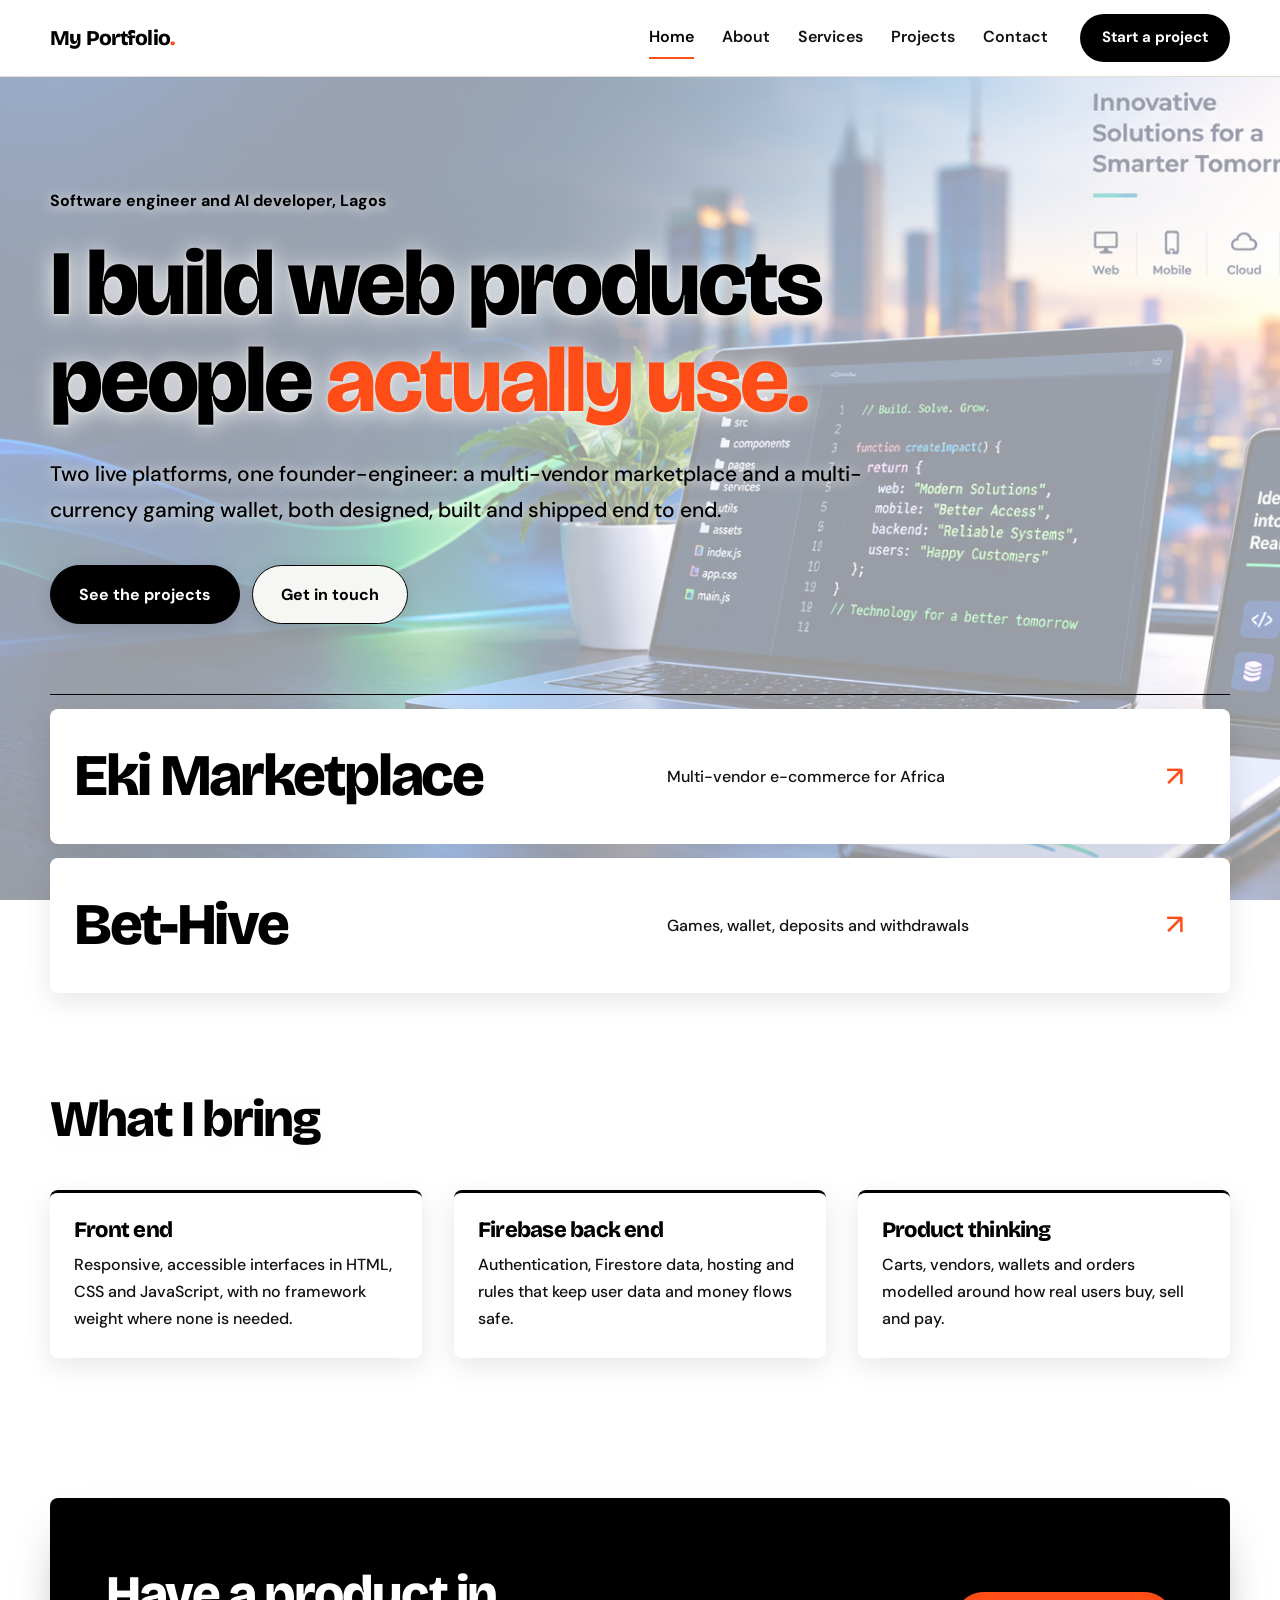
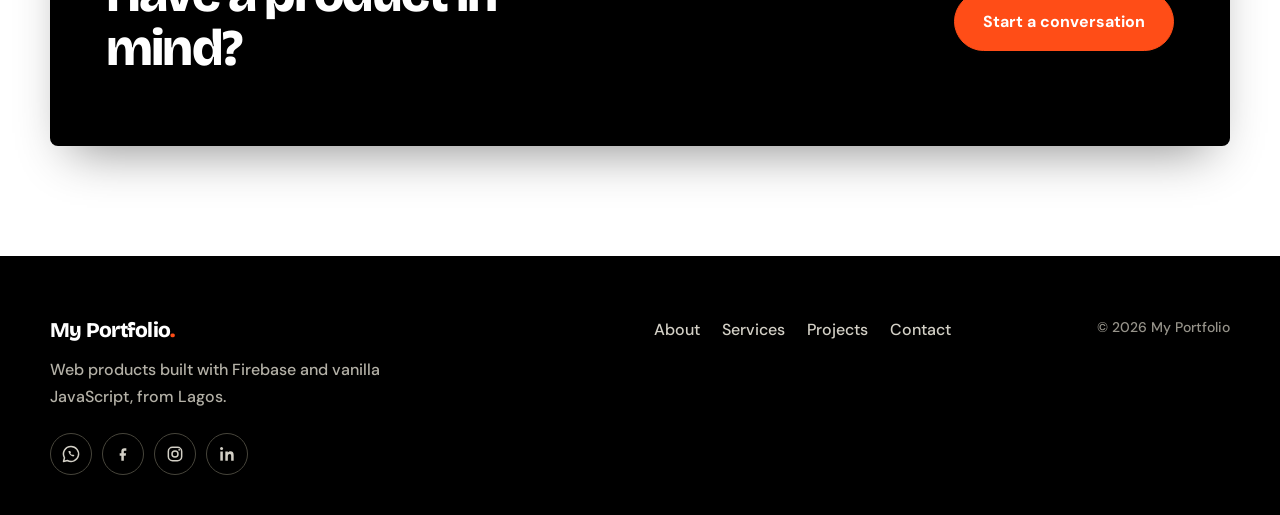
<file: index.html>
<!DOCTYPE html>
<html lang="en">
<head>
<meta charset="UTF-8">
<meta name="viewport" content="width=device-width, initial-scale=1">
<title>Home | My Portfolio</title>
<meta name="description" content="My portfolio: Eki Marketplace and Bet-Hive, live web products built with Firebase and JavaScript.">
<meta name="theme-color" content="#14130f">
<link rel="preconnect" href="https://fonts.googleapis.com">
<link rel="preconnect" href="https://fonts.gstatic.com" crossorigin>
<link href="https://fonts.googleapis.com/css2?family=Bricolage+Grotesque:opsz,wght@12..96,500;12..96,800&family=DM+Sans:wght@400;500;700&display=swap" rel="stylesheet">
<link rel="stylesheet" href="style.css">
</head>
<body>
<a class="skip" href="#main">Skip to content</a>

<header class="site-header">
  <div class="wrap bar">
    <a class="brand" href="index.html">My Portfolio<span>.</span></a>
    <nav id="nav" aria-label="Main">
      <a href="index.html">Home</a>
      <a href="about.html">About</a>
      <a href="services.html">Services</a>
      <a href="project.html">Projects</a>
      <a href="contact.html">Contact</a>
    </nav>
    <a class="pill" href="start.html">Start a project</a>
    <button class="burger" id="burger" type="button" aria-label="Open menu" aria-expanded="false" aria-controls="nav"><i></i><i></i></button>
  </div>
</header>

<main id="main">
  <section class="hero wrap">
    <p class="kicker">Software engineer and AI developer, Lagos</p>
    <h1>I build web products people <em>actually use.</em></h1>
    <p class="lead">Two live platforms, one founder-engineer: a multi-vendor marketplace and a multi-currency gaming wallet, both designed, built and shipped end to end.</p>
    <div class="actions">
      <a class="btn dark" href="project.html">See the projects</a>
      <a class="btn line" href="contact.html">Get in touch</a>
    </div>
  </section>

  <section class="wrap work" aria-labelledby="work-title">
    <h2 id="work-title" class="sr">Selected work</h2>
    <a class="row" href="project.html#eki"><span class="name">Eki Marketplace</span><span class="meta">Multi-vendor e-commerce for Africa</span><span class="go" aria-hidden="true">↗</span></a>
    <a class="row" href="project.html#bethive"><span class="name">Bet-Hive</span><span class="meta">Games, wallet, deposits and withdrawals</span><span class="go" aria-hidden="true">↗</span></a>
  </section>

  <section class="wrap band" aria-labelledby="bring-title">
    <h2 id="bring-title">What I bring</h2>
    <div class="grid3">
      <div><h3>Front end</h3><p>Responsive, accessible interfaces in HTML, CSS and JavaScript, with no framework weight where none is needed.</p></div>
      <div><h3>Firebase back end</h3><p>Authentication, Firestore data, hosting and rules that keep user data and money flows safe.</p></div>
      <div><h3>Product thinking</h3><p>Carts, vendors, wallets and orders modelled around how real users buy, sell and pay.</p></div>
    </div>
  </section>

  <section class="wrap cta" aria-labelledby="cta-title">
    <h2 id="cta-title">Have a product in mind?</h2>
    <a class="btn accent" href="contact.html">Start a conversation</a>
  </section>
</main>

<footer class="site-footer">
  <div class="wrap foot">
    <div>
      <a class="brand" href="index.html">My Portfolio<span>.</span></a>
      <p>Web products built with Firebase and vanilla JavaScript, from Lagos.</p>
      <!-- Replace the placeholder links below with your real profiles -->
      <ul class="socials" aria-label="Social media">
        <li><a href="https://wa.me/message/VWKZZSMPD4JGA1" target="_blank" rel="noopener noreferrer" aria-label="WhatsApp"><svg viewBox="0 0 24 24" width="20" height="20" aria-hidden="true" focusable="false"><path d="M12 3a9 9 0 0 0-7.8 13.5L3 21l4.6-1.2A9 9 0 1 0 12 3z" fill="none" stroke="currentColor" stroke-width="1.8" stroke-linejoin="round"/><path d="M9 8.5c0 3 2.5 6 6 6.5l1.2-1.5-2-1-.8.8c-1-.4-1.8-1.2-2.2-2.2l.8-.8-1-2z" fill="currentColor"/></svg></a></li>
        <li><a href="https://facebook.com/Cruznasion" target="_blank" rel="noopener noreferrer" aria-label="Facebook"><svg viewBox="0 0 24 24" width="20" height="20" aria-hidden="true" focusable="false"><path d="M14 8h2V5h-2.5C11.3 5 10 6.4 10 8.5V11H8v3h2v6h3v-6h2.2l.5-3H13V8.7c0-.5.3-.7 1-.7z" fill="currentColor"/></svg></a></li>
        <li><a href="https://instagram.com/cruz_nasion" target="_blank" rel="noopener noreferrer" aria-label="Instagram"><svg viewBox="0 0 24 24" width="20" height="20" aria-hidden="true" focusable="false"><rect x="4" y="4" width="16" height="16" rx="5" fill="none" stroke="currentColor" stroke-width="1.8"/><circle cx="12" cy="12" r="3.6" fill="none" stroke="currentColor" stroke-width="1.8"/><circle cx="17" cy="7" r="1.1" fill="currentColor"/></svg></a></li>
        <li><a href="https://linkedin.com/in/YOUR-USERNAME" target="_blank" rel="noopener noreferrer" aria-label="LinkedIn"><svg viewBox="0 0 24 24" width="20" height="20" aria-hidden="true" focusable="false"><rect x="4" y="9" width="3" height="11" fill="currentColor"/><circle cx="5.5" cy="5.5" r="1.8" fill="currentColor"/><path d="M10 9h3v1.5c.6-1 1.7-1.7 3.2-1.7 2.8 0 3.8 1.8 3.8 4.4V20h-3v-5.8c0-1.3-.4-2.3-1.7-2.3S13 13 13 14.3V20h-3z" fill="currentColor"/></svg></a></li>
      </ul>
    </div>
    <nav aria-label="Footer">
      <a href="about.html">About</a>
      <a href="services.html">Services</a>
      <a href="project.html">Projects</a>
      <a href="contact.html">Contact</a>
    </nav>
    <small>© <span id="year">2026</span> My Portfolio</small>
  </div>
</footer>

<div class="toast" id="toast" role="status" aria-live="polite"></div>
<script src="js/app.js" defer></script>
</body>
</html>
</file>
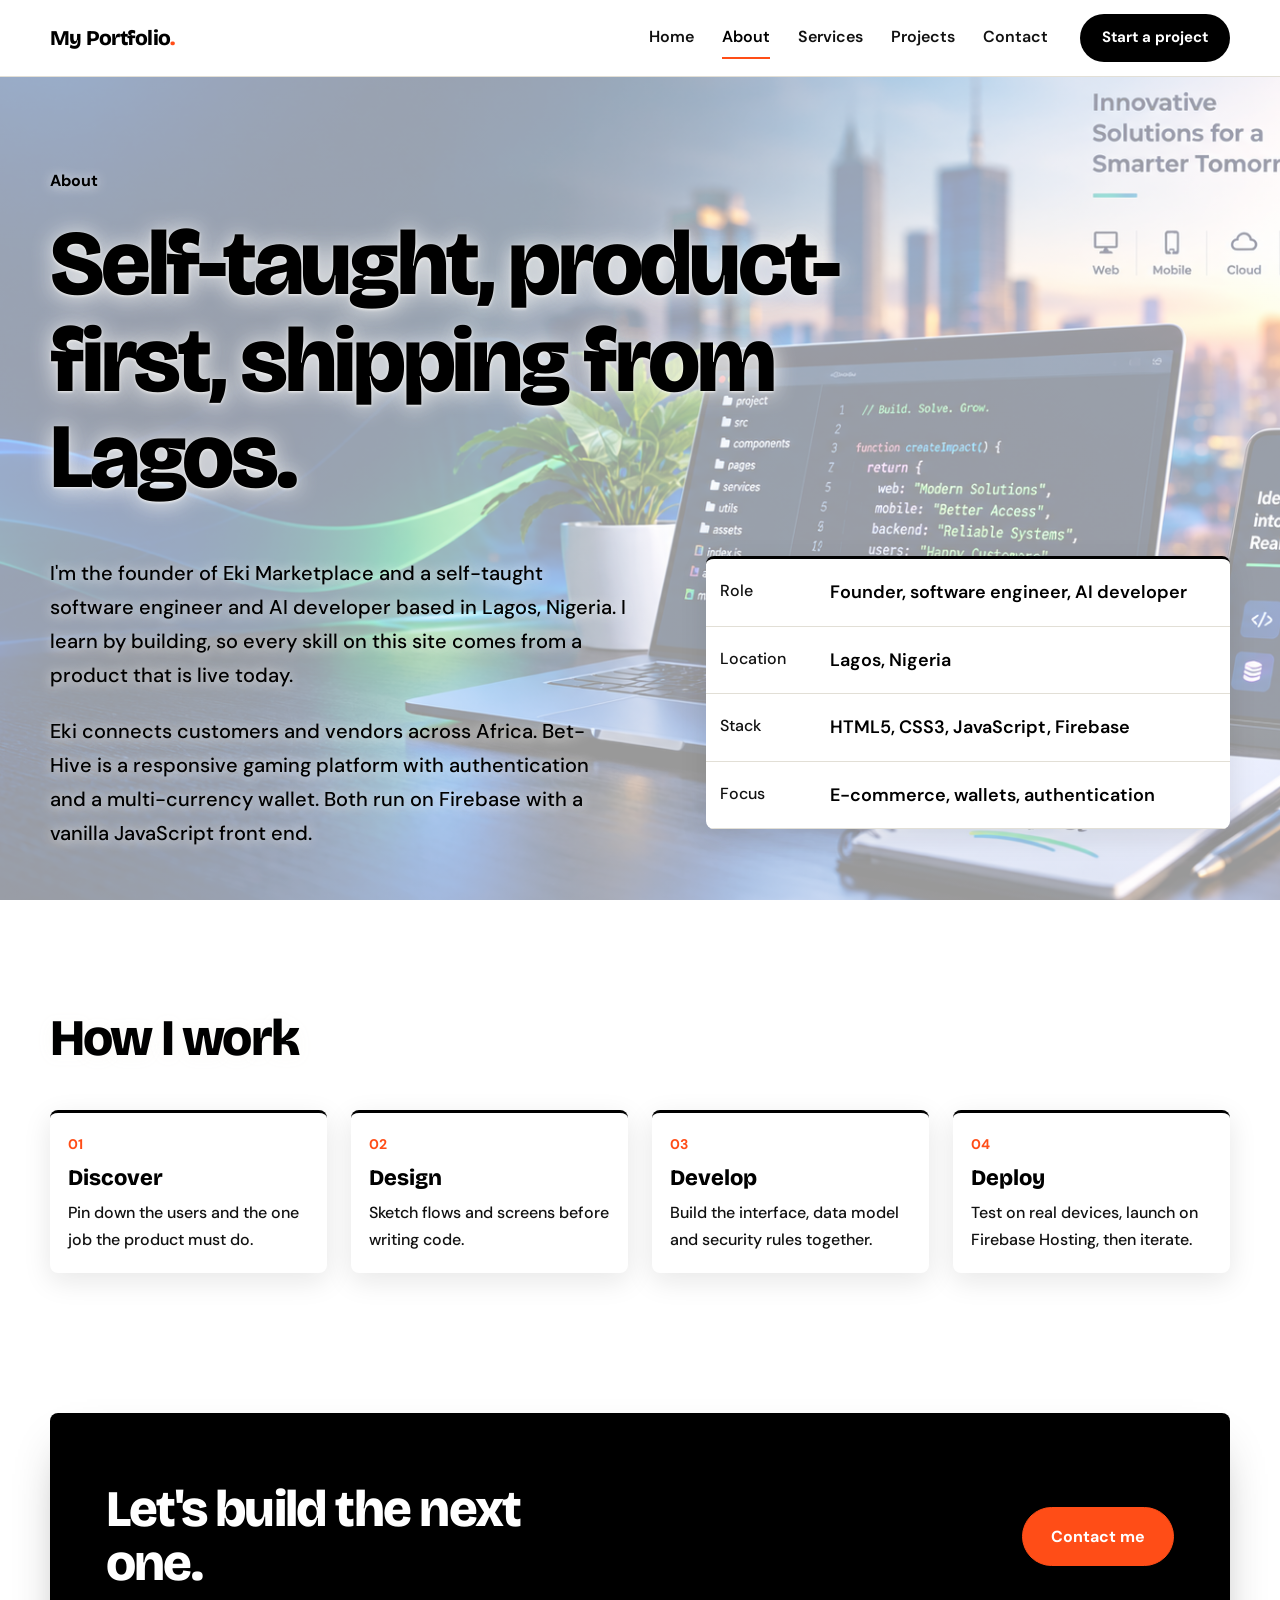
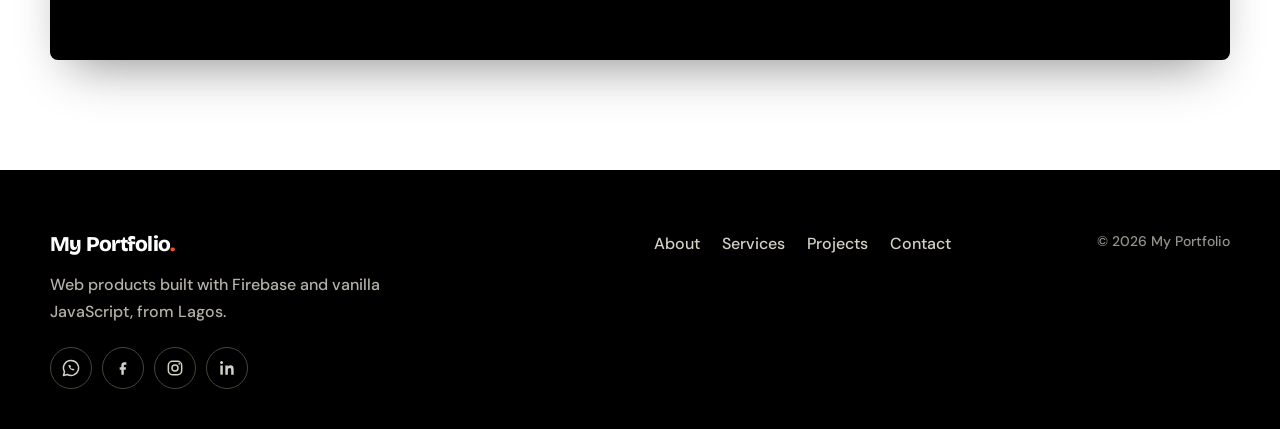
<file: about.html>
<!DOCTYPE html>
<html lang="en">
<head>
<meta charset="UTF-8">
<meta name="viewport" content="width=device-width, initial-scale=1">
<title>About | My Portfolio</title>
<meta name="description" content="About me, the founder-engineer behind Eki Marketplace and Bet-Hive.">
<meta name="theme-color" content="#14130f">
<link rel="preconnect" href="https://fonts.googleapis.com">
<link rel="preconnect" href="https://fonts.gstatic.com" crossorigin>
<link href="https://fonts.googleapis.com/css2?family=Bricolage+Grotesque:opsz,wght@12..96,500;12..96,800&family=DM+Sans:wght@400;500;700&display=swap" rel="stylesheet">
<link rel="stylesheet" href="style.css">
</head>
<body>
<a class="skip" href="#main">Skip to content</a>
<header class="site-header">
<div class="wrap bar">
<a class="brand" href="index.html">My Portfolio<span>.</span></a>
<nav id="nav" aria-label="Main">
<a href="index.html">Home</a><a href="about.html">About</a><a href="services.html">Services</a><a href="project.html">Projects</a><a href="contact.html">Contact</a>
</nav>
<a class="pill" href="start.html">Start a project</a>
<button class="burger" id="burger" type="button" aria-label="Open menu" aria-expanded="false" aria-controls="nav"><i></i><i></i></button>
</div>
</header>
<main id="main">
<section class="page-head wrap"><p class="kicker">About</p><h1>Self-taught, product-first, shipping from Lagos.</h1></section>
<section class="wrap split">
<div class="prose">
<p>I'm the founder of Eki Marketplace and a self-taught software engineer and AI developer based in Lagos, Nigeria. I learn by building, so every skill on this site comes from a product that is live today.</p>
<p>Eki connects customers and vendors across Africa. Bet-Hive is a responsive gaming platform with authentication and a multi-currency wallet. Both run on Firebase with a vanilla JavaScript front end.</p>
</div>
<dl class="facts">
<dt>Role</dt><dd>Founder, software engineer, AI developer</dd>
<dt>Location</dt><dd>Lagos, Nigeria</dd>
<dt>Stack</dt><dd>HTML5, CSS3, JavaScript, Firebase</dd>
<dt>Focus</dt><dd>E-commerce, wallets, authentication</dd>
</dl>
</section>
<section class="wrap band">
<h2>How I work</h2>
<ol class="steps">
<li><b>Discover</b><span>Pin down the users and the one job the product must do.</span></li>
<li><b>Design</b><span>Sketch flows and screens before writing code.</span></li>
<li><b>Develop</b><span>Build the interface, data model and security rules together.</span></li>
<li><b>Deploy</b><span>Test on real devices, launch on Firebase Hosting, then iterate.</span></li>
</ol>
</section>
<section class="wrap cta"><h2>Let's build the next one.</h2><a class="btn accent" href="contact.html">Contact me</a></section>
</main>
<footer class="site-footer">
<div class="wrap foot">
<div><a class="brand" href="index.html">My Portfolio<span>.</span></a><p>Web products built with Firebase and vanilla JavaScript, from Lagos.</p><ul class="socials" aria-label="Social media"><li><a href="https://wa.me/234XXXXXXXXXX" target="_blank" rel="noopener noreferrer" aria-label="WhatsApp"><svg viewBox="0 0 24 24" width="20" height="20" aria-hidden="true" focusable="false"><path d="M12 3a9 9 0 0 0-7.8 13.5L3 21l4.6-1.2A9 9 0 1 0 12 3z" fill="none" stroke="currentColor" stroke-width="1.8" stroke-linejoin="round"/><path d="M9 8.5c0 3 2.5 6 6 6.5l1.2-1.5-2-1-.8.8c-1-.4-1.8-1.2-2.2-2.2l.8-.8-1-2z" fill="currentColor"/></svg></a></li><li><a href="https://facebook.com/YOUR-USERNAME" target="_blank" rel="noopener noreferrer" aria-label="Facebook"><svg viewBox="0 0 24 24" width="20" height="20" aria-hidden="true" focusable="false"><path d="M14 8h2V5h-2.5C11.3 5 10 6.4 10 8.5V11H8v3h2v6h3v-6h2.2l.5-3H13V8.7c0-.5.3-.7 1-.7z" fill="currentColor"/></svg></a></li><li><a href="https://instagram.com/YOUR-USERNAME" target="_blank" rel="noopener noreferrer" aria-label="Instagram"><svg viewBox="0 0 24 24" width="20" height="20" aria-hidden="true" focusable="false"><rect x="4" y="4" width="16" height="16" rx="5" fill="none" stroke="currentColor" stroke-width="1.8"/><circle cx="12" cy="12" r="3.6" fill="none" stroke="currentColor" stroke-width="1.8"/><circle cx="17" cy="7" r="1.1" fill="currentColor"/></svg></a></li><li><a href="https://linkedin.com/in/YOUR-USERNAME" target="_blank" rel="noopener noreferrer" aria-label="LinkedIn"><svg viewBox="0 0 24 24" width="20" height="20" aria-hidden="true" focusable="false"><rect x="4" y="9" width="3" height="11" fill="currentColor"/><circle cx="5.5" cy="5.5" r="1.8" fill="currentColor"/><path d="M10 9h3v1.5c.6-1 1.7-1.7 3.2-1.7 2.8 0 3.8 1.8 3.8 4.4V20h-3v-5.8c0-1.3-.4-2.3-1.7-2.3S13 13 13 14.3V20h-3z" fill="currentColor"/></svg></a></li></ul></div>
<nav aria-label="Footer"><a href="about.html">About</a><a href="services.html">Services</a><a href="project.html">Projects</a><a href="contact.html">Contact</a></nav>
<small>© <span id="year">2026</span> My Portfolio</small>
</div>
</footer>
<script src="js/app.js"></script>
</body>
</html>
</file>
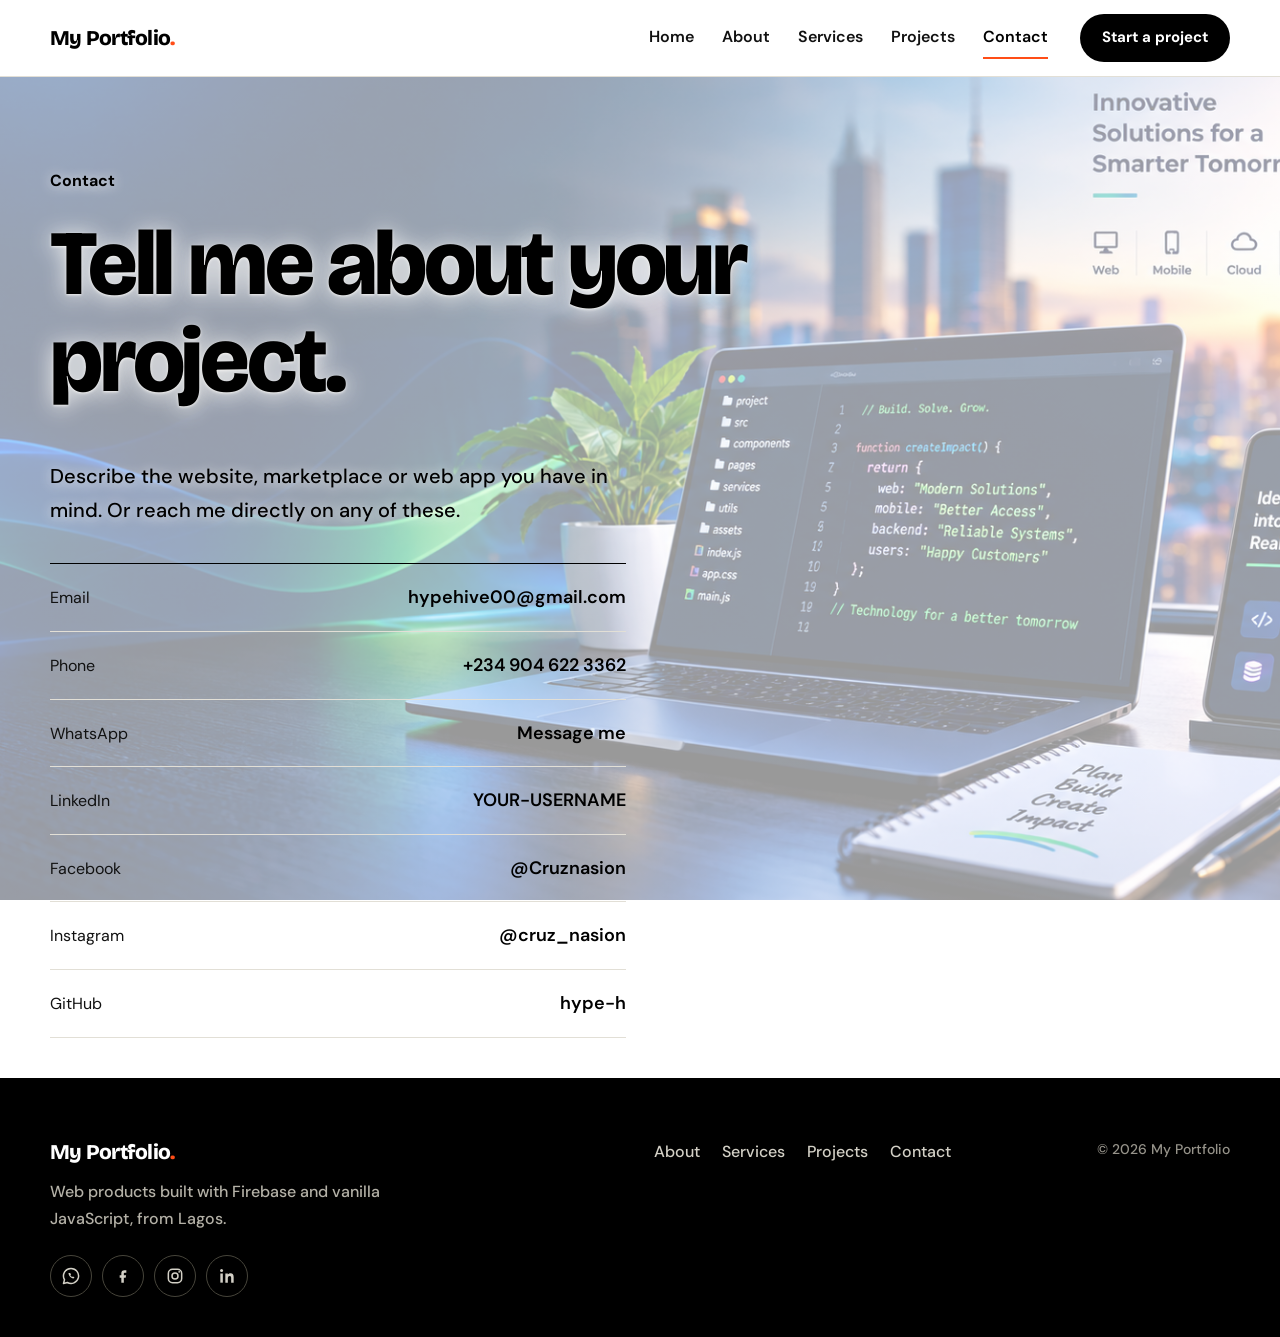
<file: contact.html>
<!DOCTYPE html>
<html lang="en">
<head>
<meta charset="UTF-8">
<meta name="viewport" content="width=device-width, initial-scale=1">
<title>Contact | My Portfolio</title>
<meta name="description" content="Contact me about a website, marketplace or web application.">
<meta name="theme-color" content="#14130f">
<link rel="preconnect" href="https://fonts.googleapis.com">
<link rel="preconnect" href="https://fonts.gstatic.com" crossorigin>
<link href="https://fonts.googleapis.com/css2?family=Bricolage+Grotesque:opsz,wght@12..96,500;12..96,800&family=DM+Sans:wght@400;500;700&display=swap" rel="stylesheet">
<link rel="stylesheet" href="style.css">
</head>
<body>
<a class="skip" href="#main">Skip to content</a>
<header class="site-header">
<div class="wrap bar">
<a class="brand" href="index.html">My Portfolio<span>.</span></a>
<nav id="nav" aria-label="Main">
<a href="index.html">Home</a><a href="about.html">About</a><a href="services.html">Services</a><a href="project.html">Projects</a><a href="contact.html">Contact</a>
</nav>
<a class="pill" href="start.html">Start a project</a>
<button class="burger" id="burger" type="button" aria-label="Open menu" aria-expanded="false" aria-controls="nav"><i></i><i></i></button>
</div>
</header>
<main id="main">
<section class="page-head wrap"><p class="kicker">Contact</p><h1>Tell me about your project.</h1></section>
<section class="wrap split">
<div>
<div class="prose"><p>Describe the website, marketplace or web app you have in mind. Or reach me directly on any of these.</p></div>
<ul class="channels" aria-label="Contact details">
<li><a id="emailLink" href="mailto:hypehive00@gmail.com"><span>Email</span>hypehive00@gmail.com</a></li>
<li><a href="tel:+2349046223362"><span>Phone</span>+234 904 622 3362</a></li>
<li><a href="https://wa.me/message/VWKZZSMPD4JGA1" target="_blank" rel="noopener noreferrer"><span>WhatsApp</span>Message me</a></li>
<li><a href="https://linkedin.com/in/YOUR-USERNAME" target="_blank" rel="noopener noreferrer"><span>LinkedIn</span>YOUR-USERNAME</a></li>
<li><a href="https://facebook.com/Cruznasion" target="_blank" rel="noopener noreferrer"><span>Facebook</span>@Cruznasion</a></li>
<li><a href="https://instagram.com/cruz_nasion" target="_blank" rel="noopener noreferrer"><span>Instagram</span>@cruz_nasion</a></li>
<li><a href="https://hype-h.github.io/my-portfolio/" target="_blank" rel="noopener noreferrer"><span>GitHub</span>hype-h</a></li>
</ul>
</div>
</section>
<div class="toast" id="toast" role="status" aria-live="polite"></div>
</main>
<footer class="site-footer">
<div class="wrap foot">
<div><a class="brand" href="index.html">My Portfolio<span>.</span></a><p>Web products built with Firebase and vanilla JavaScript, from Lagos.</p><ul class="socials" aria-label="Social media"><li><a href="https://wa.me/234XXXXXXXXXX" target="_blank" rel="noopener noreferrer" aria-label="WhatsApp"><svg viewBox="0 0 24 24" width="20" height="20" aria-hidden="true" focusable="false"><path d="M12 3a9 9 0 0 0-7.8 13.5L3 21l4.6-1.2A9 9 0 1 0 12 3z" fill="none" stroke="currentColor" stroke-width="1.8" stroke-linejoin="round"/><path d="M9 8.5c0 3 2.5 6 6 6.5l1.2-1.5-2-1-.8.8c-1-.4-1.8-1.2-2.2-2.2l.8-.8-1-2z" fill="currentColor"/></svg></a></li><li><a href="https://facebook.com/YOUR-USERNAME" target="_blank" rel="noopener noreferrer" aria-label="Facebook"><svg viewBox="0 0 24 24" width="20" height="20" aria-hidden="true" focusable="false"><path d="M14 8h2V5h-2.5C11.3 5 10 6.4 10 8.5V11H8v3h2v6h3v-6h2.2l.5-3H13V8.7c0-.5.3-.7 1-.7z" fill="currentColor"/></svg></a></li><li><a href="https://instagram.com/YOUR-USERNAME" target="_blank" rel="noopener noreferrer" aria-label="Instagram"><svg viewBox="0 0 24 24" width="20" height="20" aria-hidden="true" focusable="false"><rect x="4" y="4" width="16" height="16" rx="5" fill="none" stroke="currentColor" stroke-width="1.8"/><circle cx="12" cy="12" r="3.6" fill="none" stroke="currentColor" stroke-width="1.8"/><circle cx="17" cy="7" r="1.1" fill="currentColor"/></svg></a></li><li><a href="https://linkedin.com/in/YOUR-USERNAME" target="_blank" rel="noopener noreferrer" aria-label="LinkedIn"><svg viewBox="0 0 24 24" width="20" height="20" aria-hidden="true" focusable="false"><rect x="4" y="9" width="3" height="11" fill="currentColor"/><circle cx="5.5" cy="5.5" r="1.8" fill="currentColor"/><path d="M10 9h3v1.5c.6-1 1.7-1.7 3.2-1.7 2.8 0 3.8 1.8 3.8 4.4V20h-3v-5.8c0-1.3-.4-2.3-1.7-2.3S13 13 13 14.3V20h-3z" fill="currentColor"/></svg></a></li></ul></div>
<nav aria-label="Footer"><a href="about.html">About</a><a href="services.html">Services</a><a href="project.html">Projects</a><a href="contact.html">Contact</a></nav>
<small>© <span id="year">2026</span> My Portfolio</small>
</div>
</footer>
<script src="js/app.js"></script>
</body>
</html>
</file>
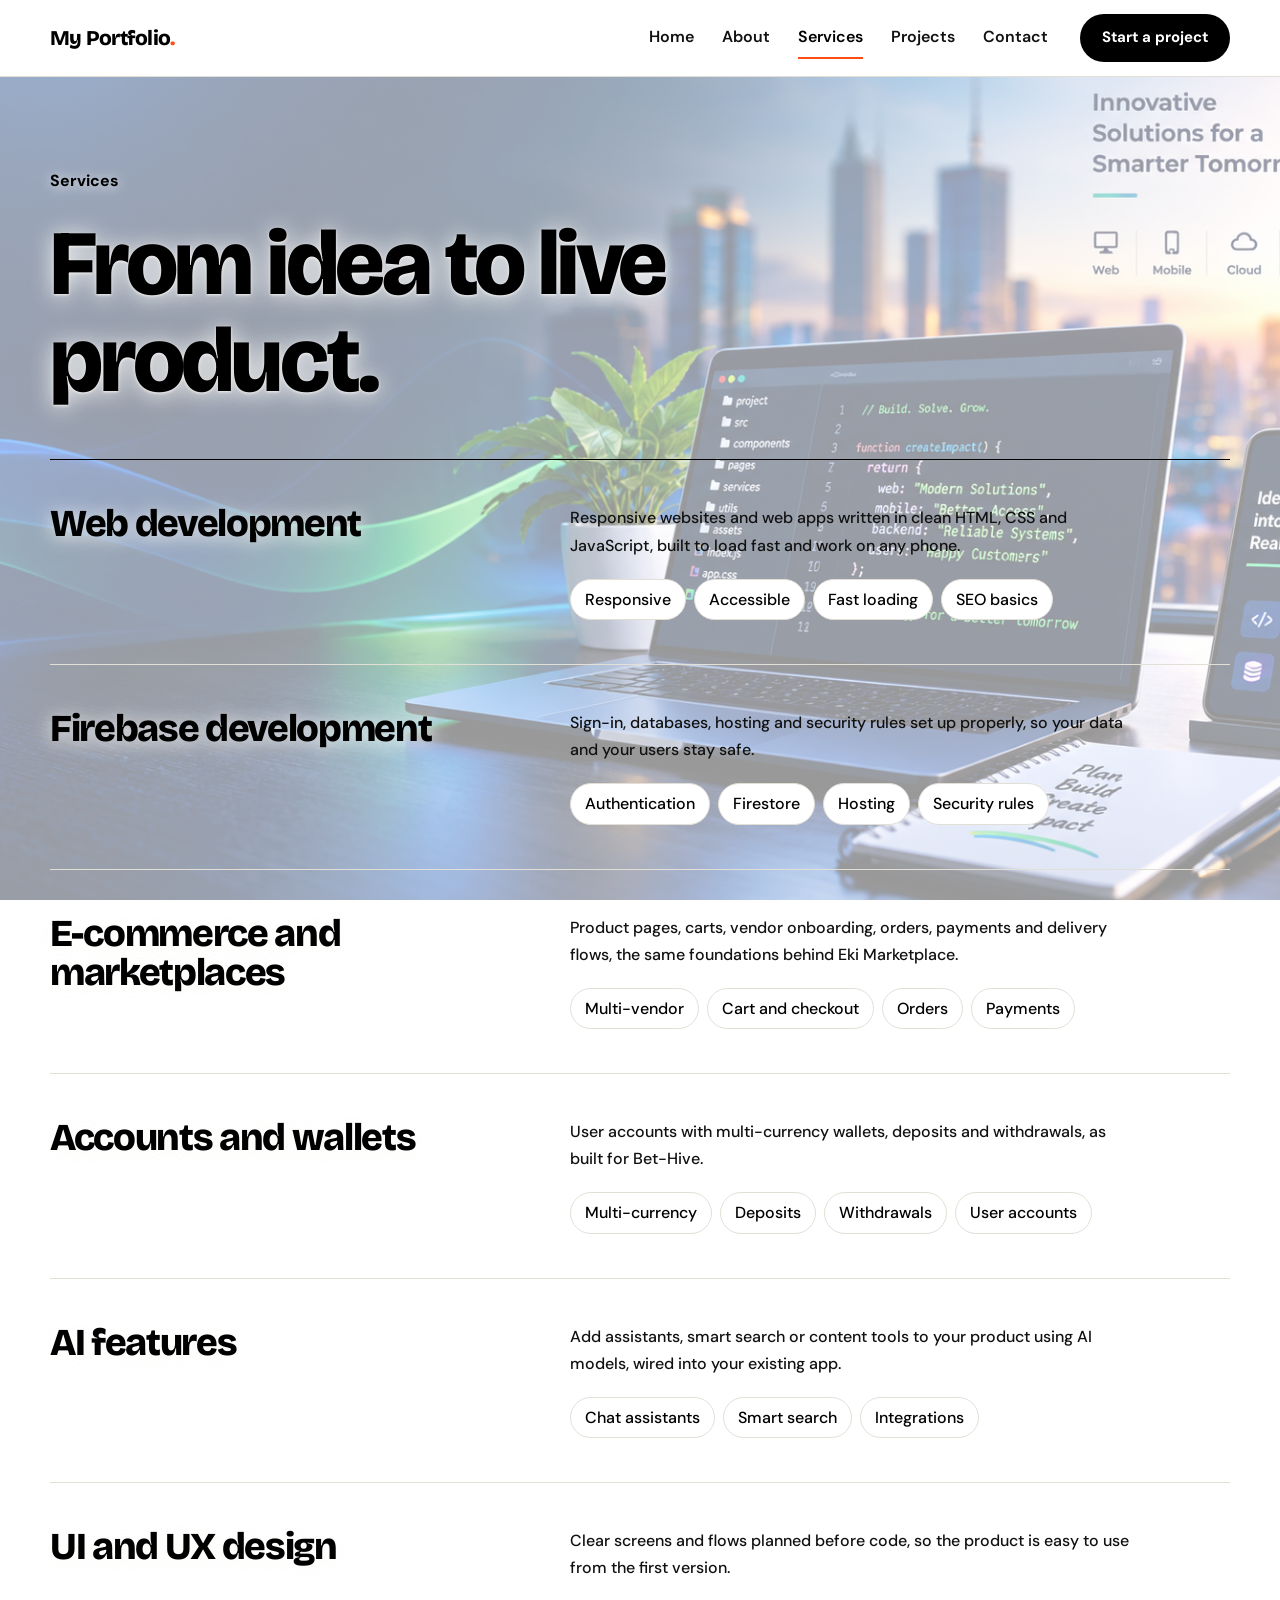
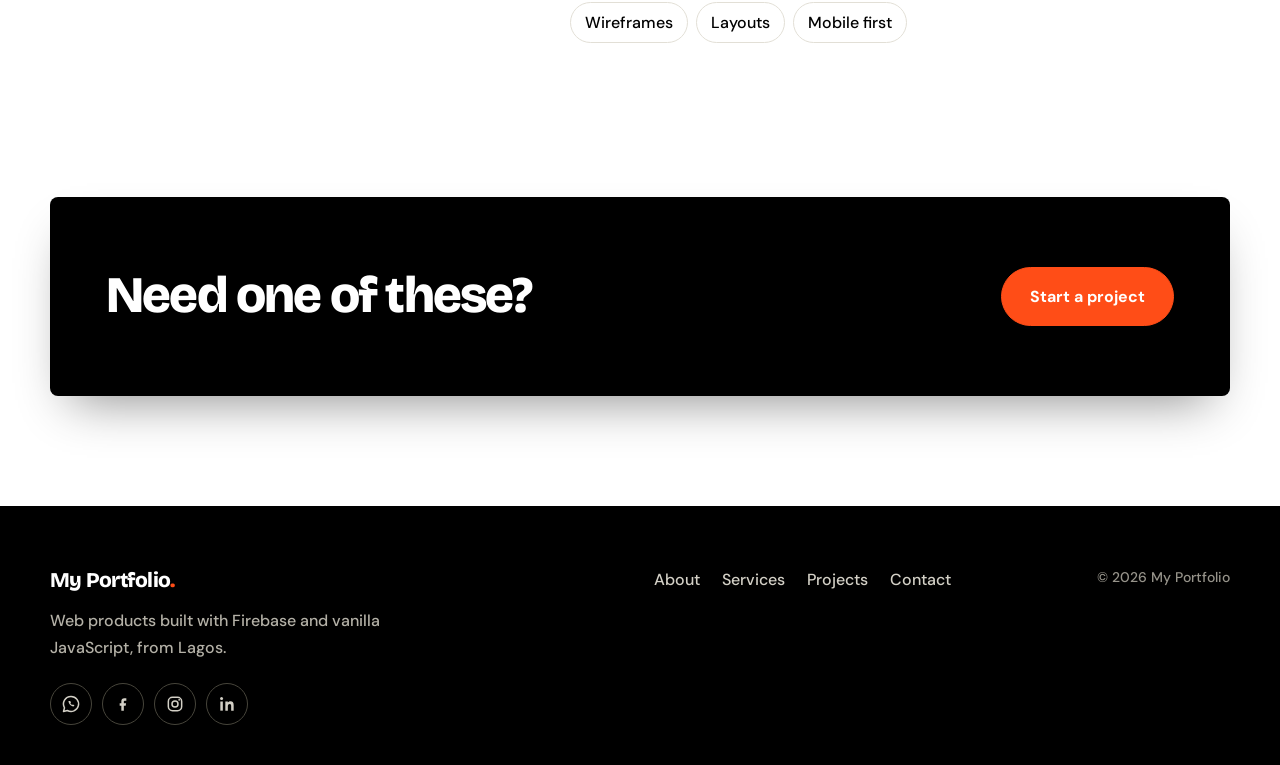
<file: services.html>
<!DOCTYPE html>
<html lang="en">
<head>
<meta charset="UTF-8">
<meta name="viewport" content="width=device-width, initial-scale=1">
<title>Services | My Portfolio</title>
<meta name="description" content="Web development, Firebase, e-commerce, wallets, AI features and UI design services.">
<meta name="theme-color" content="#14130f">
<link rel="preconnect" href="https://fonts.googleapis.com">
<link rel="preconnect" href="https://fonts.gstatic.com" crossorigin>
<link href="https://fonts.googleapis.com/css2?family=Bricolage+Grotesque:opsz,wght@12..96,500;12..96,800&family=DM+Sans:wght@400;500;700&display=swap" rel="stylesheet">
<link rel="stylesheet" href="style.css">
</head>
<body>
<a class="skip" href="#main">Skip to content</a>
<header class="site-header">
<div class="wrap bar">
<a class="brand" href="index.html">My Portfolio<span>.</span></a>
<nav id="nav" aria-label="Main">
<a href="index.html">Home</a><a href="about.html">About</a><a href="services.html">Services</a><a href="project.html">Projects</a><a href="contact.html">Contact</a>
</nav>
<a class="pill" href="start.html">Start a project</a>
<button class="burger" id="burger" type="button" aria-label="Open menu" aria-expanded="false" aria-controls="nav"><i></i><i></i></button>
</div>
</header>
<main id="main">
<section class="page-head wrap"><p class="kicker">Services</p><h1>From idea to live product.</h1></section>
<section class="wrap">
<article class="svc"><h2>Web development</h2><div><p>Responsive websites and web apps written in clean HTML, CSS and JavaScript, built to load fast and work on any phone.</p><ul class="tags"><li>Responsive</li><li>Accessible</li><li>Fast loading</li><li>SEO basics</li></ul></div></article>
<article class="svc"><h2>Firebase development</h2><div><p>Sign-in, databases, hosting and security rules set up properly, so your data and your users stay safe.</p><ul class="tags"><li>Authentication</li><li>Firestore</li><li>Hosting</li><li>Security rules</li></ul></div></article>
<article class="svc"><h2>E-commerce and marketplaces</h2><div><p>Product pages, carts, vendor onboarding, orders, payments and delivery flows, the same foundations behind Eki Marketplace.</p><ul class="tags"><li>Multi-vendor</li><li>Cart and checkout</li><li>Orders</li><li>Payments</li></ul></div></article>
<article class="svc"><h2>Accounts and wallets</h2><div><p>User accounts with multi-currency wallets, deposits and withdrawals, as built for Bet-Hive.</p><ul class="tags"><li>Multi-currency</li><li>Deposits</li><li>Withdrawals</li><li>User accounts</li></ul></div></article>
<article class="svc"><h2>AI features</h2><div><p>Add assistants, smart search or content tools to your product using AI models, wired into your existing app.</p><ul class="tags"><li>Chat assistants</li><li>Smart search</li><li>Integrations</li></ul></div></article>
<article class="svc"><h2>UI and UX design</h2><div><p>Clear screens and flows planned before code, so the product is easy to use from the first version.</p><ul class="tags"><li>Wireframes</li><li>Layouts</li><li>Mobile first</li></ul></div></article>
</section>
<section class="wrap cta"><h2>Need one of these?</h2><a class="btn accent" href="start.html">Start a project</a></section>
</main>
<footer class="site-footer">
<div class="wrap foot">
<div><a class="brand" href="index.html">My Portfolio<span>.</span></a><p>Web products built with Firebase and vanilla JavaScript, from Lagos.</p><ul class="socials" aria-label="Social media"><li><a href="https://wa.me/234XXXXXXXXXX" target="_blank" rel="noopener noreferrer" aria-label="WhatsApp"><svg viewBox="0 0 24 24" width="20" height="20" aria-hidden="true" focusable="false"><path d="M12 3a9 9 0 0 0-7.8 13.5L3 21l4.6-1.2A9 9 0 1 0 12 3z" fill="none" stroke="currentColor" stroke-width="1.8" stroke-linejoin="round"/><path d="M9 8.5c0 3 2.5 6 6 6.5l1.2-1.5-2-1-.8.8c-1-.4-1.8-1.2-2.2-2.2l.8-.8-1-2z" fill="currentColor"/></svg></a></li><li><a href="https://facebook.com/YOUR-USERNAME" target="_blank" rel="noopener noreferrer" aria-label="Facebook"><svg viewBox="0 0 24 24" width="20" height="20" aria-hidden="true" focusable="false"><path d="M14 8h2V5h-2.5C11.3 5 10 6.4 10 8.5V11H8v3h2v6h3v-6h2.2l.5-3H13V8.7c0-.5.3-.7 1-.7z" fill="currentColor"/></svg></a></li><li><a href="https://instagram.com/YOUR-USERNAME" target="_blank" rel="noopener noreferrer" aria-label="Instagram"><svg viewBox="0 0 24 24" width="20" height="20" aria-hidden="true" focusable="false"><rect x="4" y="4" width="16" height="16" rx="5" fill="none" stroke="currentColor" stroke-width="1.8"/><circle cx="12" cy="12" r="3.6" fill="none" stroke="currentColor" stroke-width="1.8"/><circle cx="17" cy="7" r="1.1" fill="currentColor"/></svg></a></li><li><a href="https://linkedin.com/in/YOUR-USERNAME" target="_blank" rel="noopener noreferrer" aria-label="LinkedIn"><svg viewBox="0 0 24 24" width="20" height="20" aria-hidden="true" focusable="false"><rect x="4" y="9" width="3" height="11" fill="currentColor"/><circle cx="5.5" cy="5.5" r="1.8" fill="currentColor"/><path d="M10 9h3v1.5c.6-1 1.7-1.7 3.2-1.7 2.8 0 3.8 1.8 3.8 4.4V20h-3v-5.8c0-1.3-.4-2.3-1.7-2.3S13 13 13 14.3V20h-3z" fill="currentColor"/></svg></a></li></ul></div>
<nav aria-label="Footer"><a href="about.html">About</a><a href="services.html">Services</a><a href="project.html">Projects</a><a href="contact.html">Contact</a></nav>
<small>© <span id="year">2026</span> My Portfolio</small>
</div>
</footer>
<script src="js/app.js"></script>
</body>
</html>
</file>
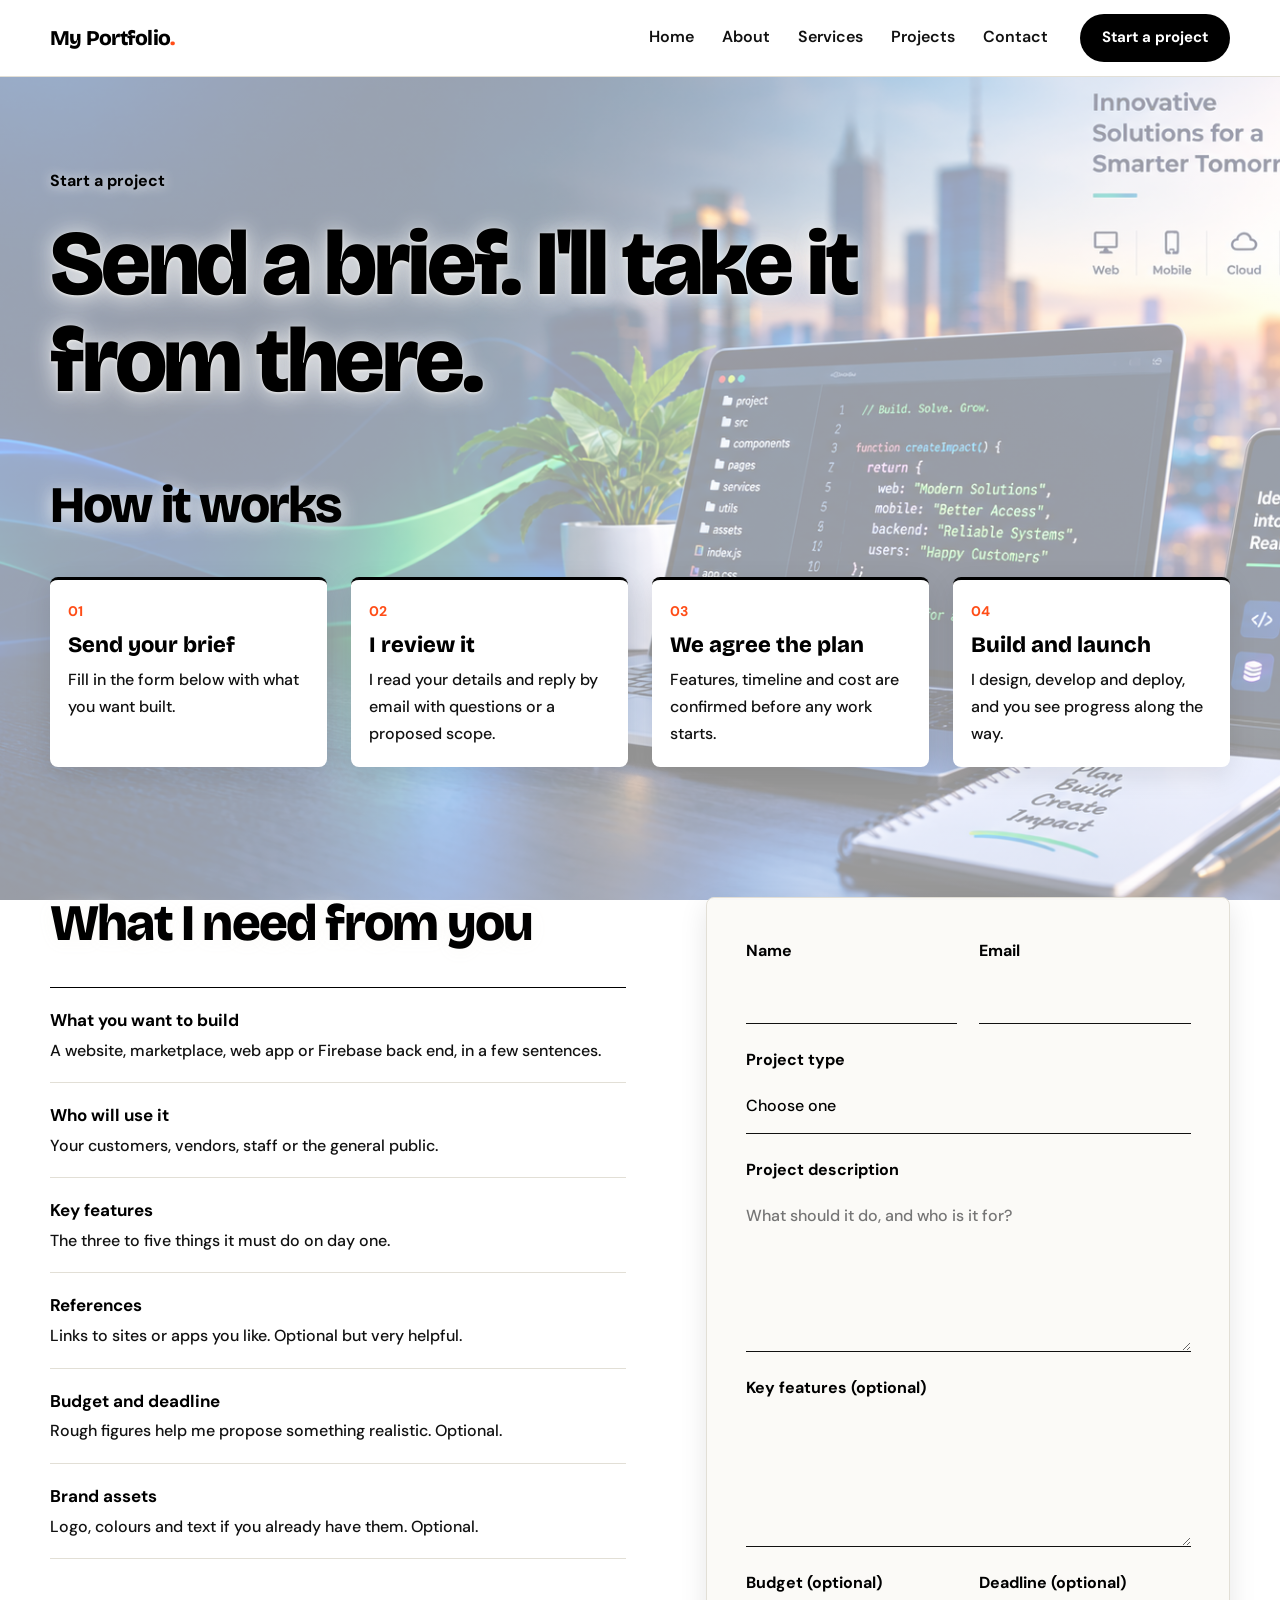
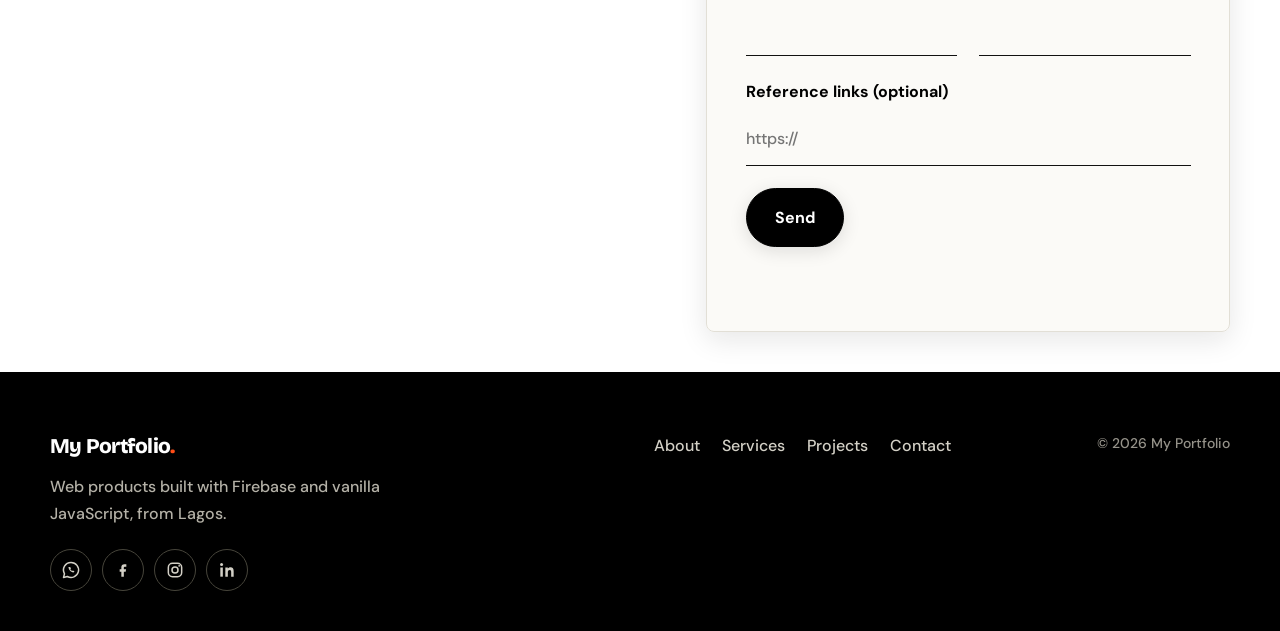
<file: start.html>
<!DOCTYPE html>
<html lang="en">
<head>
<meta charset="UTF-8">
<meta name="viewport" content="width=device-width, initial-scale=1">
<title>Start a project | My Portfolio</title>
<meta name="description" content="How to start a project with me: what I need from you, and a brief form that sends your details straight to my email.">
<meta name="theme-color" content="#14130f">
<link rel="preconnect" href="https://fonts.googleapis.com">
<link rel="preconnect" href="https://fonts.gstatic.com" crossorigin>
<link href="https://fonts.googleapis.com/css2?family=Bricolage+Grotesque:opsz,wght@12..96,500;12..96,800&family=DM+Sans:wght@400;500;700&display=swap" rel="stylesheet">
<link rel="stylesheet" href="style.css">
</head>
<body>
<a class="skip" href="#main">Skip to content</a>
<header class="site-header">
<div class="wrap bar">
<a class="brand" href="index.html">My Portfolio<span>.</span></a>
<nav id="nav" aria-label="Main">
<a href="index.html">Home</a><a href="about.html">About</a><a href="services.html">Services</a><a href="project.html">Projects</a><a href="contact.html">Contact</a>
</nav>
<a class="pill" href="start.html">Start a project</a>
<button class="burger" id="burger" type="button" aria-label="Open menu" aria-expanded="false" aria-controls="nav"><i></i><i></i></button>
</div>
</header>
<main id="main">
<section class="page-head wrap"><p class="kicker">Start a project</p><h1>Send a brief. I'll take it from there.</h1></section>

<section class="wrap band" style="padding-top:20px">
<h2>How it works</h2>
<ol class="steps">
<li><b>Send your brief</b><span>Fill in the form below with what you want built.</span></li>
<li><b>I review it</b><span>I read your details and reply by email with questions or a proposed scope.</span></li>
<li><b>We agree the plan</b><span>Features, timeline and cost are confirmed before any work starts.</span></li>
<li><b>Build and launch</b><span>I design, develop and deploy, and you see progress along the way.</span></li>
</ol>
</section>

<section class="wrap split" style="padding-top:100px">
<div>
<h2>What I need from you</h2>
<ul class="checklist">
<li><b>What you want to build</b>A website, marketplace, web app or Firebase back end, in a few sentences.</li>
<li><b>Who will use it</b>Your customers, vendors, staff or the general public.</li>
<li><b>Key features</b>The three to five things it must do on day one.</li>
<li><b>References</b>Links to sites or apps you like. Optional but very helpful.</li>
<li><b>Budget and deadline</b>Rough figures help me propose something realistic. Optional.</li>
<li><b>Brand assets</b>Logo, colours and text if you already have them. Optional.</li>
</ul>
</div>
<form id="startForm" class="form" novalidate>
<div class="two">
<label>Name<input id="s-name" autocomplete="name" required></label>
<label>Email<input id="s-email" type="email" autocomplete="email" required></label>
</div>
<label>Project type
<select id="s-type" required>
<option value="">Choose one</option>
<option>Website</option>
<option>Online store or marketplace</option>
<option>Web application</option>
<option>Firebase back end</option>
<option>Something else</option>
</select></label>
<label>Project description<textarea id="s-desc" rows="5" placeholder="What should it do, and who is it for?" required></textarea></label>
<label>Key features (optional)<textarea id="s-features" rows="3"></textarea></label>
<div class="two">
<label>Budget (optional)<input id="s-budget"></label>
<label>Deadline (optional)<input id="s-deadline"></label>
</div>
<label>Reference links (optional)<input id="s-links" placeholder="https://"></label>
<button class="btn dark" type="submit">Send</button>
<p id="startStatus" class="status" aria-live="polite"></p>
</form>
</section>
<div class="toast" id="toast" role="status" aria-live="polite"></div>
</main>
<footer class="site-footer">
<div class="wrap foot">
<div><a class="brand" href="index.html">My Portfolio<span>.</span></a><p>Web products built with Firebase and vanilla JavaScript, from Lagos.</p><ul class="socials" aria-label="Social media"><li><a href="https://wa.me/234XXXXXXXXXX" target="_blank" rel="noopener noreferrer" aria-label="WhatsApp"><svg viewBox="0 0 24 24" width="20" height="20" aria-hidden="true" focusable="false"><path d="M12 3a9 9 0 0 0-7.8 13.5L3 21l4.6-1.2A9 9 0 1 0 12 3z" fill="none" stroke="currentColor" stroke-width="1.8" stroke-linejoin="round"/><path d="M9 8.5c0 3 2.5 6 6 6.5l1.2-1.5-2-1-.8.8c-1-.4-1.8-1.2-2.2-2.2l.8-.8-1-2z" fill="currentColor"/></svg></a></li><li><a href="https://facebook.com/YOUR-USERNAME" target="_blank" rel="noopener noreferrer" aria-label="Facebook"><svg viewBox="0 0 24 24" width="20" height="20" aria-hidden="true" focusable="false"><path d="M14 8h2V5h-2.5C11.3 5 10 6.4 10 8.5V11H8v3h2v6h3v-6h2.2l.5-3H13V8.7c0-.5.3-.7 1-.7z" fill="currentColor"/></svg></a></li><li><a href="https://instagram.com/YOUR-USERNAME" target="_blank" rel="noopener noreferrer" aria-label="Instagram"><svg viewBox="0 0 24 24" width="20" height="20" aria-hidden="true" focusable="false"><rect x="4" y="4" width="16" height="16" rx="5" fill="none" stroke="currentColor" stroke-width="1.8"/><circle cx="12" cy="12" r="3.6" fill="none" stroke="currentColor" stroke-width="1.8"/><circle cx="17" cy="7" r="1.1" fill="currentColor"/></svg></a></li><li><a href="https://linkedin.com/in/YOUR-USERNAME" target="_blank" rel="noopener noreferrer" aria-label="LinkedIn"><svg viewBox="0 0 24 24" width="20" height="20" aria-hidden="true" focusable="false"><rect x="4" y="9" width="3" height="11" fill="currentColor"/><circle cx="5.5" cy="5.5" r="1.8" fill="currentColor"/><path d="M10 9h3v1.5c.6-1 1.7-1.7 3.2-1.7 2.8 0 3.8 1.8 3.8 4.4V20h-3v-5.8c0-1.3-.4-2.3-1.7-2.3S13 13 13 14.3V20h-3z" fill="currentColor"/></svg></a></li></ul></div>
<nav aria-label="Footer"><a href="about.html">About</a><a href="services.html">Services</a><a href="project.html">Projects</a><a href="contact.html">Contact</a></nav>
<small>© <span id="year">2026</span> My Portfolio</small>
</div>
</footer>
<script src="js/app.js"></script>
</body>
</html>
</file>
<file: style.css>
/* ============================================================
   MY PORTFOLIO — STYLE SHEET
   ------------------------------------------------------------
   Author  : My Portfolio
   Version : 2.0
   Notes   : Structured by component, mobile-first responsive,
             designed for legibility over a fixed background image.
   ------------------------------------------------------------
   TABLE OF CONTENTS
   ------------------------------------------------------------
   01. Design Tokens
   02. Reset & Base
   03. Background Image Layer
   04. Layout & Accessibility
   05. Typography
   06. Header & Navigation
   07. Buttons
   08. Hero & Page Head
   09. Work Rows
   10. Content Sections
   11. CTA Block
   12. Case Studies
   13. Services
   14. Channels & Checklists
   15. Forms
   16. Status & Toast
   17. Footer
   18. Responsive — Tablet (≤ 900px)
   19. Responsive — Mobile (≤ 760px)
   20. Motion Preferences
   ============================================================ */


/* ============================================================
   01. DESIGN TOKENS
   ============================================================ */
:root{
  /* — Palette — */
  --ink:        #000000;
  --body:       #000000;
  --mute:       #111111;
  --paper:      #ffffff;
  --card:       #ffffff;
  --header-bg:  #ffffff;
  --line:       #e2dfd6;
  --accent:     #ff4d17;
  --accent-dark:#d93a08;

  /* — Background veil over image — */
  --veil: rgba(255, 255, 255, 0.60);

  /* — Elevation — */
  --shadow:    0 8px 28px rgba(20, 19, 15, 0.10);
  --shadow-lg: 0 12px 34px rgba(20, 19, 15, 0.16);

  /* — Geometry — */
  --radius: 8px;
  --w:      1180px;
  --header: 76px;

  /* — Motion — */
  --ease: cubic-bezier(.22, 1, .36, 1);

  /* — Type families — */
  --display: "Bricolage Grotesque", "DM Sans", system-ui, sans-serif;
  --text:    "DM Sans", system-ui, -apple-system, "Segoe UI", Roboto, sans-serif;
}


/* ============================================================
   02. RESET & BASE
   ============================================================ */
*,
*::before,
*::after{
  box-sizing: border-box;
  margin: 0;
  padding: 0;
}

html{
  scroll-behavior: smooth;
  scroll-padding-top: calc(var(--header) + 16px);
  background: var(--paper);
}

body{
  color: var(--ink);
  font: 500 18px/1.7 var(--text);
  -webkit-font-smoothing: antialiased;
  text-rendering: optimizeLegibility;
  overflow-x: hidden;
  min-height: 100vh;
}

body.menu-open{
  overflow: hidden;
}

a{
  color: inherit;
  text-decoration: none;
}

img{
  max-width: 100%;
  display: block;
}

button,
input,
textarea,
select{
  font: inherit;
  color: inherit;
}

:focus-visible{
  outline: 3px solid var(--accent);
  outline-offset: 3px;
}

::selection{
  background: var(--accent);
  color: #fff;
}


/* ============================================================
   03. BACKGROUND IMAGE LAYER
   ------------------------------------------------------------
   Fixed full-viewport background built as a ::before layer so
   it works on iOS/Android (background-attachment:fixed is not
   reliable on mobile). The veil keeps text legible.
   ============================================================ */
body::before{
  content: "";
  position: fixed;
  inset: 0;
  z-index: -1;
  pointer-events: none;
  background:
    linear-gradient(var(--veil), var(--veil)),
    url("images/backgroundimage.png") center / cover no-repeat,
    var(--paper);
}


/* ============================================================
   04. LAYOUT & ACCESSIBILITY
   ============================================================ */
.wrap{
  width: min(100% - 48px, var(--w));
  margin-inline: auto;
}

/* Screen-reader only */
.sr{
  position: absolute;
  width: 1px;
  height: 1px;
  overflow: hidden;
  clip: rect(0 0 0 0);
  white-space: nowrap;
}

/* Skip link */
.skip{
  position: absolute;
  left: 12px;
  top: -60px;
  background: var(--ink);
  color: #fff;
  padding: 10px 16px;
  border-radius: var(--radius);
  z-index: 100;
}

.skip:focus{
  top: 12px;
}


/* ============================================================
   05. TYPOGRAPHY
   ============================================================ */
h1,
h2,
h3,
.brand{
  font-family: var(--display);
  letter-spacing: -.035em;
  line-height: 1.05;
}

h1{
  font-size: clamp(42px, 7.4vw, 92px);
  font-weight: 800;
  max-width: 15ch;
  text-shadow:
    0 2px 22px rgba(251, 250, 247, 0.95),
    0 1px 3px  rgba(251, 250, 247, 0.90);
}

h1 em{
  font-style: normal;
  color: var(--accent);
}

h2{
  font-size: clamp(30px, 4vw, 52px);
  font-weight: 800;
  text-shadow: 0 2px 18px rgba(251, 250, 247, 0.95);
}

h3{
  font-size: 22px;
  font-weight: 800;
  margin-bottom: 8px;
}

.kicker{
  font-size: 16px;
  font-weight: 700;
  margin-bottom: 22px;
  color: var(--ink);
  text-shadow: 0 1px 12px rgba(251, 250, 247, 0.95);
}

.lead{
  max-width: 56ch;
  margin-top: 28px;
  font-size: 21px;
  font-weight: 500;
  color: var(--body);
  text-shadow: 0 1px 12px rgba(251, 250, 247, 0.95);
}

.prose p{
  font-size: 20px;
  font-weight: 500;
  color: var(--body);
  margin-bottom: 22px;
  max-width: 52ch;
  text-shadow: 0 1px 12px rgba(251, 250, 247, 0.95);
}


/* ============================================================
   06. HEADER & NAVIGATION
   ============================================================ */
.site-header{
  position: sticky;
  top: 0;
  z-index: 50;
  background: var(--header-bg);
  backdrop-filter: blur(14px);
  -webkit-backdrop-filter: blur(14px);
  border-bottom: 1px solid var(--line);
}

.bar{
  display: flex;
  align-items: center;
  gap: 32px;
  min-height: var(--header);
}

.brand{
  font-size: 21px;
  font-weight: 800;
  display: inline-flex;
}

.brand span{
  color: var(--accent);
}

#nav{
  display: flex;
  gap: 28px;
  margin-left: auto;
}

#nav a{
  font-size: 16px;
  font-weight: 600;
  color: var(--mute);
  padding: 6px 0;
  border-bottom: 2px solid transparent;
  transition: color .2s, border-color .2s;
}

#nav a:hover,
#nav a.active{
  color: var(--ink);
  border-color: var(--accent);
}

.pill{
  background: var(--ink);
  color: #fff;
  font-size: 15px;
  font-weight: 700;
  padding: 11px 22px;
  border-radius: 99px;
  transition: background .25s;
}

.pill:hover{
  background: var(--accent);
}

/* Hamburger */
.burger{
  display: none;
  width: 44px;
  height: 44px;
  background: none;
  border: 0;
  cursor: pointer;
  flex-direction: column;
  justify-content: center;
  align-items: center;
  gap: 6px;
}

.burger i{
  width: 24px;
  height: 2px;
  background: var(--ink);
  transition: transform .3s var(--ease);
}

.burger.on i:first-child{
  transform: translateY(4px) rotate(45deg);
}

.burger.on i:last-child{
  transform: translateY(-4px) rotate(-45deg);
}


/* ============================================================
   07. BUTTONS
   ============================================================ */
.btn{
  display: inline-flex;
  align-items: center;
  gap: 10px;
  padding: 15px 28px;
  border-radius: 99px;
  font-weight: 700;
  font-size: 16px;
  border: 1.5px solid var(--ink);
  cursor: pointer;
  box-shadow: 0 4px 18px rgba(20, 19, 15, 0.12);
  transition: background .25s, color .25s, border-color .25s;
}

.btn.dark,
.btn.accent{
  background: var(--ink);
  color: #fff;
}

.btn.dark:hover{
  background: var(--accent);
  border-color: var(--accent);
}

.btn.line{
  background: rgba(251, 250, 247, 0.95);
}

.btn.line:hover{
  background: var(--ink);
  color: #fff;
}

.btn.accent:hover{
  background: #fff;
  color: var(--ink);
}

.actions{
  display: flex;
  flex-wrap: wrap;
  gap: 12px;
  margin-top: 36px;
}


/* ============================================================
   08. HERO & PAGE HEAD
   ============================================================ */
.hero{
  padding: 110px 0 70px;
}

.hero > *{
  animation: rise .9s var(--ease) both;
}

.hero > :nth-child(2){ animation-delay: .08s; }
.hero > :nth-child(3){ animation-delay: .16s; }
.hero > :nth-child(4){ animation-delay: .24s; }

@keyframes rise{
  from{
    opacity: 0;
    transform: translateY(24px);
  }
}

.page-head{
  padding: 90px 0 50px;
}


/* ============================================================
   09. WORK ROWS
   ============================================================ */
.work{
  border-top: 1px solid var(--ink);
}

.row{
  display: grid;
  grid-template-columns: 1.2fr 1fr 40px;
  align-items: center;
  gap: 24px;
  padding: 38px 24px;
  margin-top: 14px;
  background: var(--card);
  backdrop-filter: blur(6px);
  -webkit-backdrop-filter: blur(6px);
  border-radius: var(--radius);
  box-shadow: var(--shadow);
  transition: padding .35s var(--ease), box-shadow .35s;
}

.row .name{
  font: 800 clamp(28px, 4.6vw, 60px) / 1 var(--display);
  letter-spacing: -.04em;
}

.row .meta{
  font-size: 16px;
  color: var(--mute);
}

.row .go{
  font-size: 28px;
  color: var(--accent);
  transition: transform .3s var(--ease);
}

.row:hover{
  padding-left: 42px;
  box-shadow: var(--shadow-lg);
}

.row:hover .go{
  transform: translate(4px, -4px);
}


/* ============================================================
   10. CONTENT SECTIONS
   ============================================================ */
.band{
  padding: 100px 0 30px;
}

.band h2{
  margin-bottom: 44px;
}

/* — Three-column feature grid — */
.grid3{
  display: grid;
  grid-template-columns: repeat(3, 1fr);
  gap: 32px;
}

.grid3 > div{
  border-top: 3px solid var(--ink);
  padding: 26px 24px;
  background: var(--card);
  backdrop-filter: blur(6px);
  -webkit-backdrop-filter: blur(6px);
  border-radius: var(--radius);
  box-shadow: var(--shadow);
}

.grid3 p{
  font-size: 16px;
  color: var(--mute);
}

/* — Two-column split — */
.split{
  display: grid;
  grid-template-columns: 1.1fr 1fr;
  gap: 80px;
  padding-bottom: 40px;
  align-items: start;
}

/* — Definition list (facts) — */
.facts{
  display: grid;
  grid-template-columns: 110px 1fr;
  border-top: 3px solid var(--ink);
  overflow: hidden;
  background: var(--card);
  backdrop-filter: blur(6px);
  -webkit-backdrop-filter: blur(6px);
  border-radius: var(--radius);
  box-shadow: var(--shadow);
}

.facts dt,
.facts dd{
  padding: 18px 14px;
  border-bottom: 1px solid var(--line);
}

.facts dt{
  font-size: 16px;
  color: var(--mute);
}

.facts dd{
  font-weight: 600;
}

/* — Numbered steps — */
.steps{
  list-style: none;
  counter-reset: s;
  display: grid;
  grid-template-columns: repeat(4, 1fr);
  gap: 24px;
}

.steps li{
  counter-increment: s;
  border-top: 3px solid var(--ink);
  padding: 20px 18px;
  display: flex;
  flex-direction: column;
  gap: 8px;
  background: var(--card);
  backdrop-filter: blur(6px);
  -webkit-backdrop-filter: blur(6px);
  border-radius: var(--radius);
  box-shadow: var(--shadow);
}

.steps li::before{
  content: counter(s, decimal-leading-zero);
  color: var(--accent);
  font-weight: 700;
  font-size: 14px;
}

.steps b{
  font: 800 22px var(--display);
}

.steps span{
  font-size: 16px;
  color: var(--mute);
}


/* ============================================================
   11. CTA BLOCK
   ============================================================ */
.cta{
  margin: 110px auto;
  padding: 70px 56px;
  width: min(100% - 48px, var(--w));
  background: var(--ink);
  color: #fff;
  border-radius: var(--radius);
  display: flex;
  flex-wrap: wrap;
  gap: 28px;
  align-items: center;
  justify-content: space-between;
  box-shadow: 0 24px 48px -20px rgba(0, 0, 0, 0.45);
}

.cta h2{
  max-width: 14ch;
  text-shadow: none;
}

.cta .btn.accent{
  background: var(--accent);
  border-color: var(--accent);
}

.cta .btn.accent:hover{
  background: #fff;
  border-color: #fff;
  color: var(--ink);
}


/* ============================================================
   12. CASE STUDIES
   ============================================================ */
.case{
  display: grid;
  grid-template-columns: 1.1fr 1fr;
  gap: 64px;
  align-items: center;
  padding: 56px 0;
  border-top: 1px solid var(--line);
}

.case.flip .shot{
  order: 2;
}

/* — Visual shot panel — */
.shot{
  position: relative;
  overflow: hidden;
  aspect-ratio: 4 / 3;
  border-radius: var(--radius);
  display: flex;
  flex-direction: column;
  justify-content: flex-end;
  color: #fff;
  font: 800 clamp(30px, 4vw, 52px) / 1 var(--display);
  letter-spacing: -.04em;
  box-shadow: 0 12px 32px rgba(20, 19, 15, 0.20);
}

.shot img{
  position: absolute;
  inset: 0;
  width: 100%;
  height: 100%;
  object-fit: cover;
}

.shot b{
  position: relative;
  z-index: 1;
  width: 100%;
  padding: 56px 32px 30px;
  background: linear-gradient(transparent, rgba(0, 0, 0, 0.72));
}

.eki-shot{
  background: linear-gradient(150deg, #14130f, #2b2924);
}

.hive-shot{
  background: var(--accent);
}

/* — Case copy — */
.info p{
  margin: 18px 0 22px;
  font-size: 16px;
  color: var(--mute);
}

/* — Tag pills — */
.tags{
  list-style: none;
  display: flex;
  flex-wrap: wrap;
  gap: 8px;
  margin-bottom: 30px;
}

.tags li{
  border: 1px solid var(--line);
  background: #fff;
  border-radius: 99px;
  padding: 6px 14px;
  font-size: 16px;
}


/* ============================================================
   13. SERVICES
   ============================================================ */
.svc{
  display: grid;
  grid-template-columns: 1fr 1.4fr;
  gap: 48px;
  padding: 44px 0;
  border-top: 1px solid var(--line);
}

.svc:first-child{
  border-top: 1px solid var(--ink);
}

.svc h2{
  font-size: clamp(26px, 3vw, 38px);
}

.svc p{
  font-size: 16px;
  color: var(--mute);
  margin-bottom: 20px;
  max-width: 52ch;
}

.svc .tags{
  margin-bottom: 0;
}


/* ============================================================
   14. CHANNELS & CHECKLISTS
   ============================================================ */
.channels,
.checklist{
  list-style: none;
  margin-top: 36px;
  border-top: 1px solid var(--ink);
}

/* — Contact channels — */
.channels a{
  display: flex;
  justify-content: space-between;
  align-items: baseline;
  gap: 16px;
  padding: 18px 0;
  border-bottom: 1px solid var(--line);
  font-weight: 600;
  overflow-wrap: anywhere;
  transition: padding .3s var(--ease), color .2s;
}

.channels a:hover{
  padding-left: 12px;
  color: var(--accent-dark);
}

.channels span{
  font-size: 16px;
  color: var(--mute);
  font-weight: 400;
  flex-shrink: 0;
}

/* — Checklist — */
.checklist li{
  padding: 18px 0;
  border-bottom: 1px solid var(--line);
  color: var(--mute);
  font-size: 16px;
}

.checklist b{
  display: block;
  color: var(--ink);
  font-size: 17px;
  font-weight: 700;
  margin-bottom: 2px;
}


/* ============================================================
   15. FORMS
   ============================================================ */
.form{
  display: grid;
  gap: 22px;
  padding: clamp(24px, 3vw, 40px);
  background: rgba(251, 250, 247, 0.97);
  border: 1px solid var(--line);
  border-radius: var(--radius);
  box-shadow: var(--shadow);
}

.two{
  display: grid;
  grid-template-columns: 1fr 1fr;
  gap: 22px;
}

.form label{
  display: grid;
  gap: 6px;
  font-size: 16px;
  font-weight: 700;
}

.form input,
.form textarea,
.form select{
  width: 100%;
  padding: 13px 0;
  border: 0;
  border-bottom: 1.5px solid var(--mute);
  background: transparent;
  font-weight: 500;
  font-size: 16px;
  border-radius: 0;
  transition: border-color .2s;
}

.form input:focus,
.form textarea:focus,
.form select:focus{
  outline: none;
  border-color: var(--accent);
}

.form textarea{
  resize: vertical;
  min-height: 140px;
}

.form select{
  appearance: none;
  -webkit-appearance: none;
}

.form .btn{
  justify-self: start;
}


/* ============================================================
   16. STATUS & TOAST
   ============================================================ */
.status{
  min-height: 24px;
  font-size: 16px;
  color: var(--mute);
}

.status.success{
  color: #1f7a41;
}

.status.error{
  color: #b3261e;
}

.toast{
  position: fixed;
  right: 20px;
  bottom: 20px;
  max-width: calc(100% - 40px);
  background: var(--ink);
  color: #fff;
  padding: 13px 18px;
  border-radius: var(--radius);
  font-size: 15px;
  opacity: 0;
  visibility: hidden;
  transform: translateY(12px);
  transition: .3s var(--ease);
  z-index: 90;
  box-shadow: 0 8px 24px rgba(0, 0, 0, 0.30);
}

.toast.show{
  opacity: 1;
  visibility: visible;
  transform: none;
}


/* ============================================================
   17. FOOTER
   ============================================================ */
.site-footer{
  background: var(--ink);
  color: #fff;
  padding: 60px 0 40px;
}

.foot{
  display: grid;
  grid-template-columns: 1.4fr 1fr auto;
  gap: 40px;
  align-items: start;
}

.site-footer p{
  color: #b4b1a7;
  font-size: 16px;
  margin-top: 10px;
  max-width: 34ch;
}

.site-footer nav{
  display: flex;
  flex-wrap: wrap;
  gap: 22px;
}

.site-footer nav a{
  color: #d3d0c6;
  font-size: 16px;
}

.site-footer nav a:hover{
  color: var(--accent);
}

.site-footer small{
  color: #96938a;
  font-size: 14px;
  font-weight: 500;
}

/* — Social icons — */
.socials{
  list-style: none;
  display: flex;
  gap: 10px;
  margin-top: 22px;
}

.socials a{
  width: 42px;
  height: 42px;
  display: grid;
  place-items: center;
  border: 1px solid #47453b;
  border-radius: 50%;
  color: #d3d0c6;
  transition: background .25s, border-color .25s, color .25s;
}

.socials a:hover{
  background: var(--accent);
  border-color: var(--accent);
  color: #fff;
}


/* ============================================================
   18. RESPONSIVE — TABLET (≤ 900px)
   ============================================================ */
@media (max-width: 900px){
  .split,
  .case,
  .svc{
    grid-template-columns: 1fr;
    gap: 32px;
  }

  .case.flip .shot{
    order: 0;
  }

  .grid3{
    grid-template-columns: 1fr;
    gap: 24px;
  }

  .steps{
    grid-template-columns: 1fr 1fr;
  }

  .foot{
    grid-template-columns: 1fr;
  }
}


/* ============================================================
   19. RESPONSIVE — MOBILE (≤ 760px)
   ============================================================ */
@media (max-width: 760px){
  .wrap,
  .cta{
    width: min(100% - 32px, var(--w));
  }

  /* Header — solid on mobile (no blur for performance) */
  .site-header{
    backdrop-filter: none;
    -webkit-backdrop-filter: none;
    background: rgba(251, 250, 247, 0.97);
  }

  .burger{
    display: flex;
    margin-left: auto;
  }

  .pill{
    display: none;
  }

  /* Mobile slide-in nav */
  #nav{
    position: fixed;
    inset: var(--header) 0 0;
    background: var(--paper);
    flex-direction: column;
    gap: 0;
    padding: 12px 24px;
    transform: translateX(100%);
    visibility: hidden;
    transition: transform .4s var(--ease), visibility .4s;
  }

  #nav a{
    font: 800 26px var(--display);
    color: var(--ink);
    padding: 18px 0;
    border-bottom: 1px solid var(--line);
  }

  body.menu-open #nav{
    transform: none;
    visibility: visible;
  }

  /* Spacing adjustments */
  .hero{
    padding: 64px 0 44px;
  }

  .page-head{
    padding: 56px 0 32px;
  }

  .row{
    grid-template-columns: 1fr 32px;
    padding: 28px 18px;
  }

  .row .meta{
    grid-column: 1;
    grid-row: 2;
  }

  .row .go{
    grid-row: 1;
    grid-column: 2;
  }

  .two,
  .steps{
    grid-template-columns: 1fr;
  }

  .cta{
    padding: 48px 26px;
    margin: 70px auto;
  }

  .shot b{
    padding: 44px 20px 22px;
  }

  .svc{
    padding: 32px 0;
    gap: 16px;
  }
}


/* ============================================================
   20. MOTION PREFERENCES
   ============================================================ */
@media (prefers-reduced-motion: reduce){
  html{
    scroll-behavior: auto;
  }

  *,
  *::before,
  *::after{
    animation: none !important;
    transition-duration: .01ms !important;
  }
}
</file>
